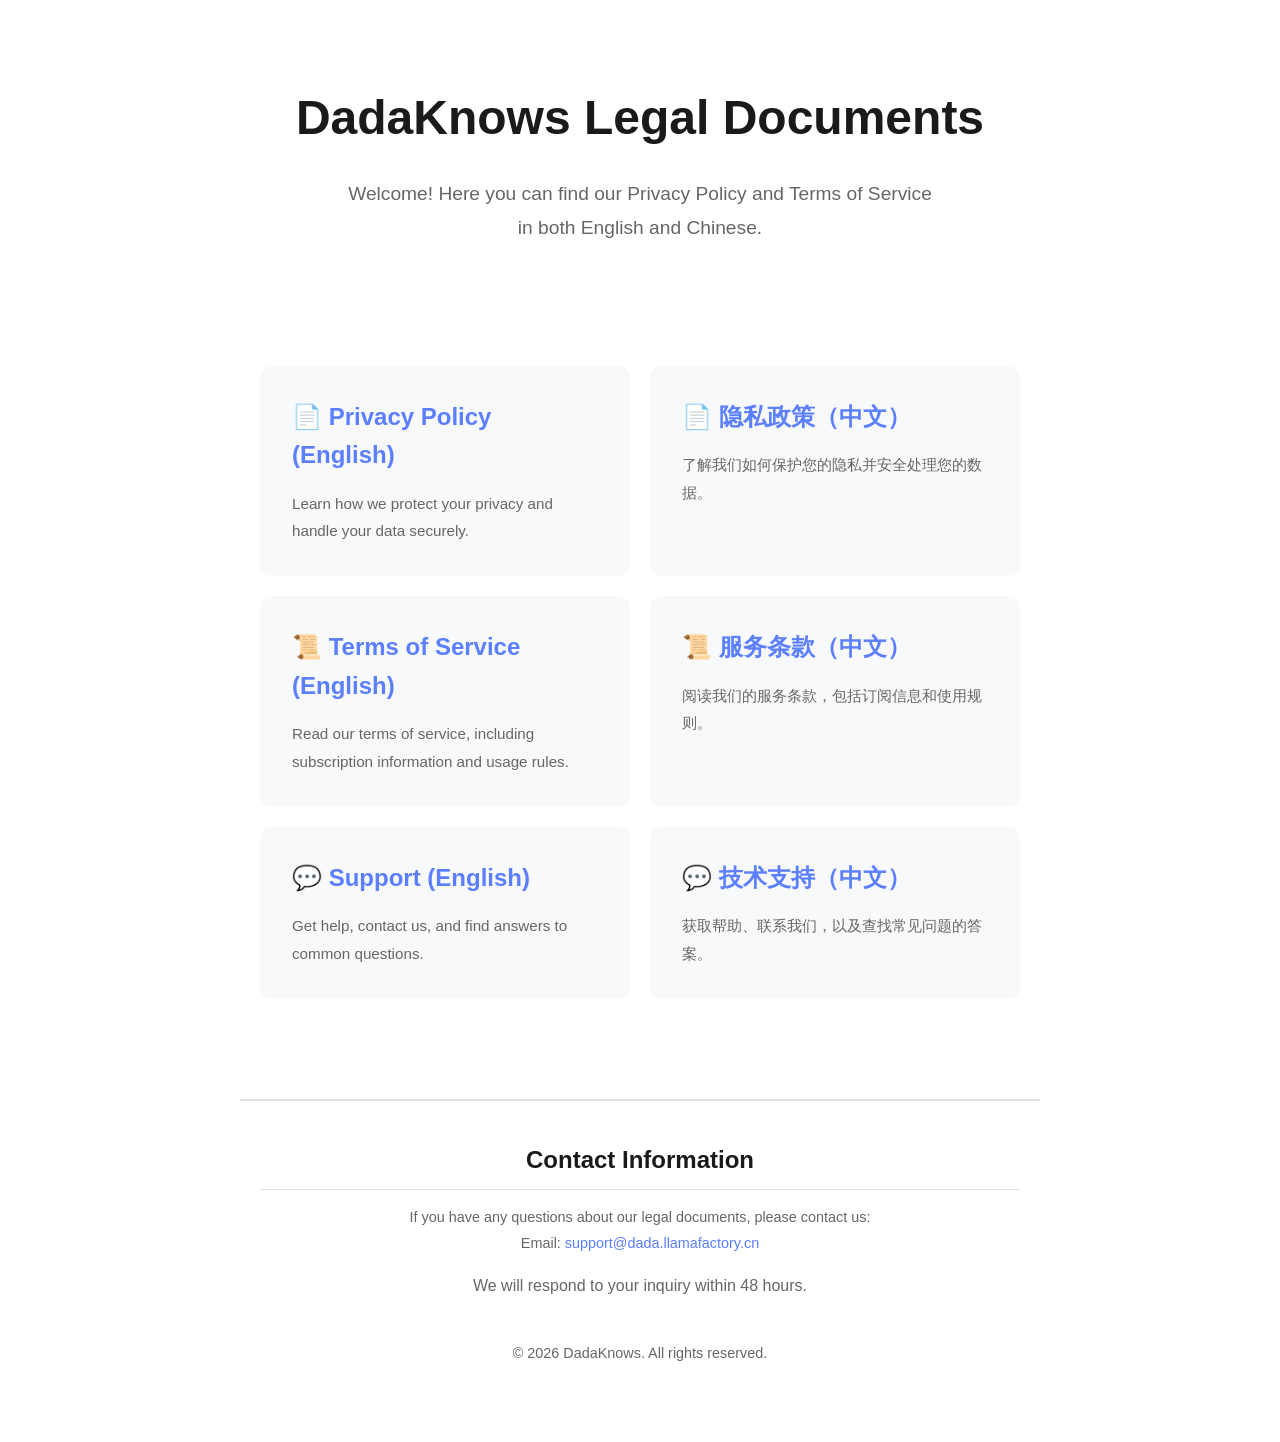
<file: legal-docs/index.html>
<!DOCTYPE html>
<html lang="en">
<head>
    <meta charset="UTF-8">
    <meta name="viewport" content="width=device-width, initial-scale=1.0">
    <title>Legal Documents - DadaKnows</title>
    <link rel="stylesheet" href="styles.css">
</head>
<body>
    <div class="container">
        <div class="home-hero">
            <h1>DadaKnows Legal Documents</h1>
            <p>Welcome! Here you can find our Privacy Policy and Terms of Service in both English and Chinese.</p>
        </div>

        <div class="links-container">
            <a href="privacy-en.html" class="link-card">
                <h2>📄 Privacy Policy (English)</h2>
                <p>Learn how we protect your privacy and handle your data securely.</p>
            </a>

            <a href="privacy-zh.html" class="link-card">
                <h2>📄 隐私政策（中文）</h2>
                <p>了解我们如何保护您的隐私并安全处理您的数据。</p>
            </a>

            <a href="terms-en.html" class="link-card">
                <h2>📜 Terms of Service (English)</h2>
                <p>Read our terms of service, including subscription information and usage rules.</p>
            </a>

            <a href="terms-zh.html" class="link-card">
                <h2>📜 服务条款（中文）</h2>
                <p>阅读我们的服务条款，包括订阅信息和使用规则。</p>
            </a>

            <a href="support.html" class="link-card">
                <h2>💬 Support (English)</h2>
                <p>Get help, contact us, and find answers to common questions.</p>
            </a>

            <a href="support-zh.html" class="link-card">
                <h2>💬 技术支持（中文）</h2>
                <p>获取帮助、联系我们，以及查找常见问题的答案。</p>
            </a>
        </div>

        <footer>
            <section>
                <h2>Contact Information</h2>
                <p class="contact-info">
                    If you have any questions about our legal documents, please contact us:<br>
                    Email: <a href="mailto:support@dada.llamafactory.cn">support@dada.llamafactory.cn</a>
                </p>
                <p>We will respond to your inquiry within 48 hours.</p>
            </section>
            <p class="contact-info" style="margin-top: 20px;">
                © 2026 DadaKnows. All rights reserved.
            </p>
        </footer>
    </div>
</body>
</html>
</file>
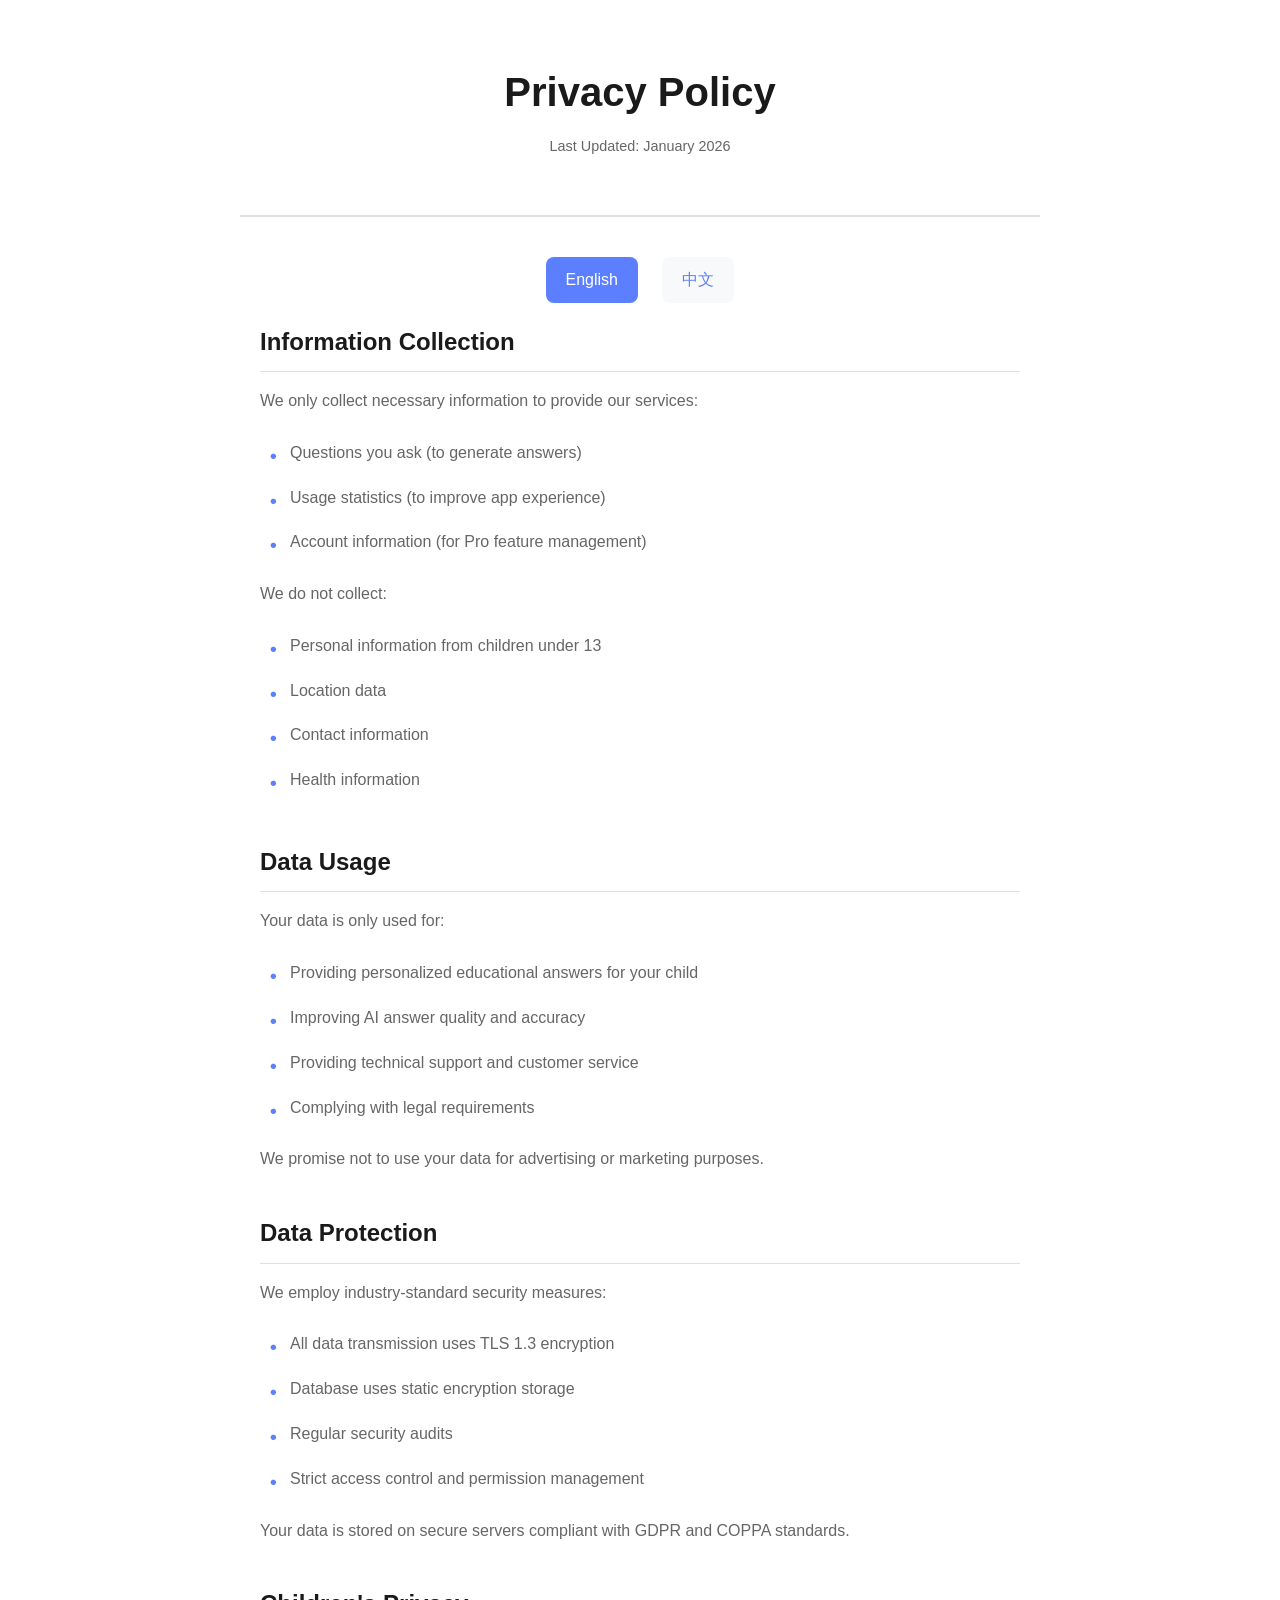
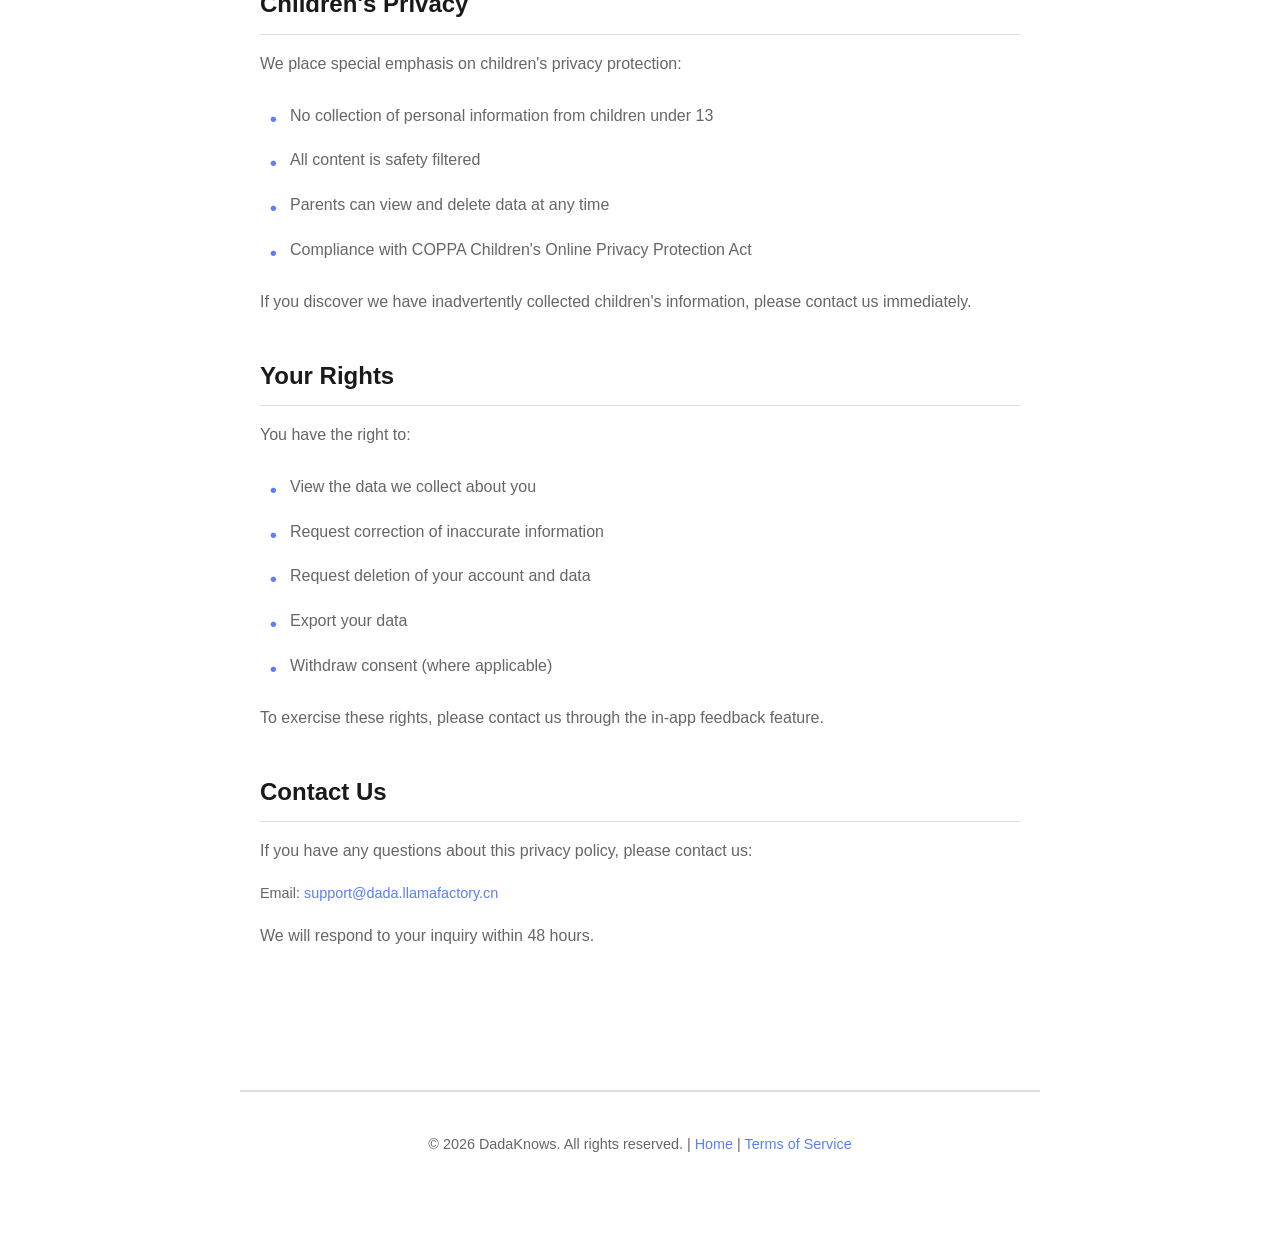
<file: legal-docs/privacy-en.html>
<!DOCTYPE html>
<html lang="en">
<head>
    <meta charset="UTF-8">
    <meta name="viewport" content="width=device-width, initial-scale=1.0">
    <title>Privacy Policy - DadaKnows</title>
    <link rel="stylesheet" href="styles.css">
</head>
<body>
    <div class="container">
        <header>
            <h1>Privacy Policy</h1>
            <p class="last-updated">Last Updated: January 2026</p>
        </header>

        <div class="language-switcher">
            <a href="privacy-en.html" class="active">English</a>
            <a href="privacy-zh.html">中文</a>
        </div>

        <div class="content">
            <section>
                <h2>Information Collection</h2>
                <p>We only collect necessary information to provide our services:</p>
                <ul>
                    <li>Questions you ask (to generate answers)</li>
                    <li>Usage statistics (to improve app experience)</li>
                    <li>Account information (for Pro feature management)</li>
                </ul>
                <p>We do not collect:</p>
                <ul>
                    <li>Personal information from children under 13</li>
                    <li>Location data</li>
                    <li>Contact information</li>
                    <li>Health information</li>
                </ul>
            </section>

            <section>
                <h2>Data Usage</h2>
                <p>Your data is only used for:</p>
                <ul>
                    <li>Providing personalized educational answers for your child</li>
                    <li>Improving AI answer quality and accuracy</li>
                    <li>Providing technical support and customer service</li>
                    <li>Complying with legal requirements</li>
                </ul>
                <p>We promise not to use your data for advertising or marketing purposes.</p>
            </section>

            <section>
                <h2>Data Protection</h2>
                <p>We employ industry-standard security measures:</p>
                <ul>
                    <li>All data transmission uses TLS 1.3 encryption</li>
                    <li>Database uses static encryption storage</li>
                    <li>Regular security audits</li>
                    <li>Strict access control and permission management</li>
                </ul>
                <p>Your data is stored on secure servers compliant with GDPR and COPPA standards.</p>
            </section>

            <section>
                <h2>Children's Privacy</h2>
                <p>We place special emphasis on children's privacy protection:</p>
                <ul>
                    <li>No collection of personal information from children under 13</li>
                    <li>All content is safety filtered</li>
                    <li>Parents can view and delete data at any time</li>
                    <li>Compliance with COPPA Children's Online Privacy Protection Act</li>
                </ul>
                <p>If you discover we have inadvertently collected children's information, please contact us immediately.</p>
            </section>

            <section>
                <h2>Your Rights</h2>
                <p>You have the right to:</p>
                <ul>
                    <li>View the data we collect about you</li>
                    <li>Request correction of inaccurate information</li>
                    <li>Request deletion of your account and data</li>
                    <li>Export your data</li>
                    <li>Withdraw consent (where applicable)</li>
                </ul>
                <p>To exercise these rights, please contact us through the in-app feedback feature.</p>
            </section>

            <section>
                <h2>Contact Us</h2>
                <p>If you have any questions about this privacy policy, please contact us:</p>
                <p class="contact-info">
                    Email: <a href="mailto:support@dada.llamafactory.cn">support@dada.llamafactory.cn</a>
                </p>
                <p>We will respond to your inquiry within 48 hours.</p>
            </section>
        </div>

        <footer>
            <p class="contact-info">
                © 2026 DadaKnows. All rights reserved. |
                <a href="index.html">Home</a> |
                <a href="terms-en.html">Terms of Service</a>
            </p>
        </footer>
    </div>
</body>
</html>
</file>
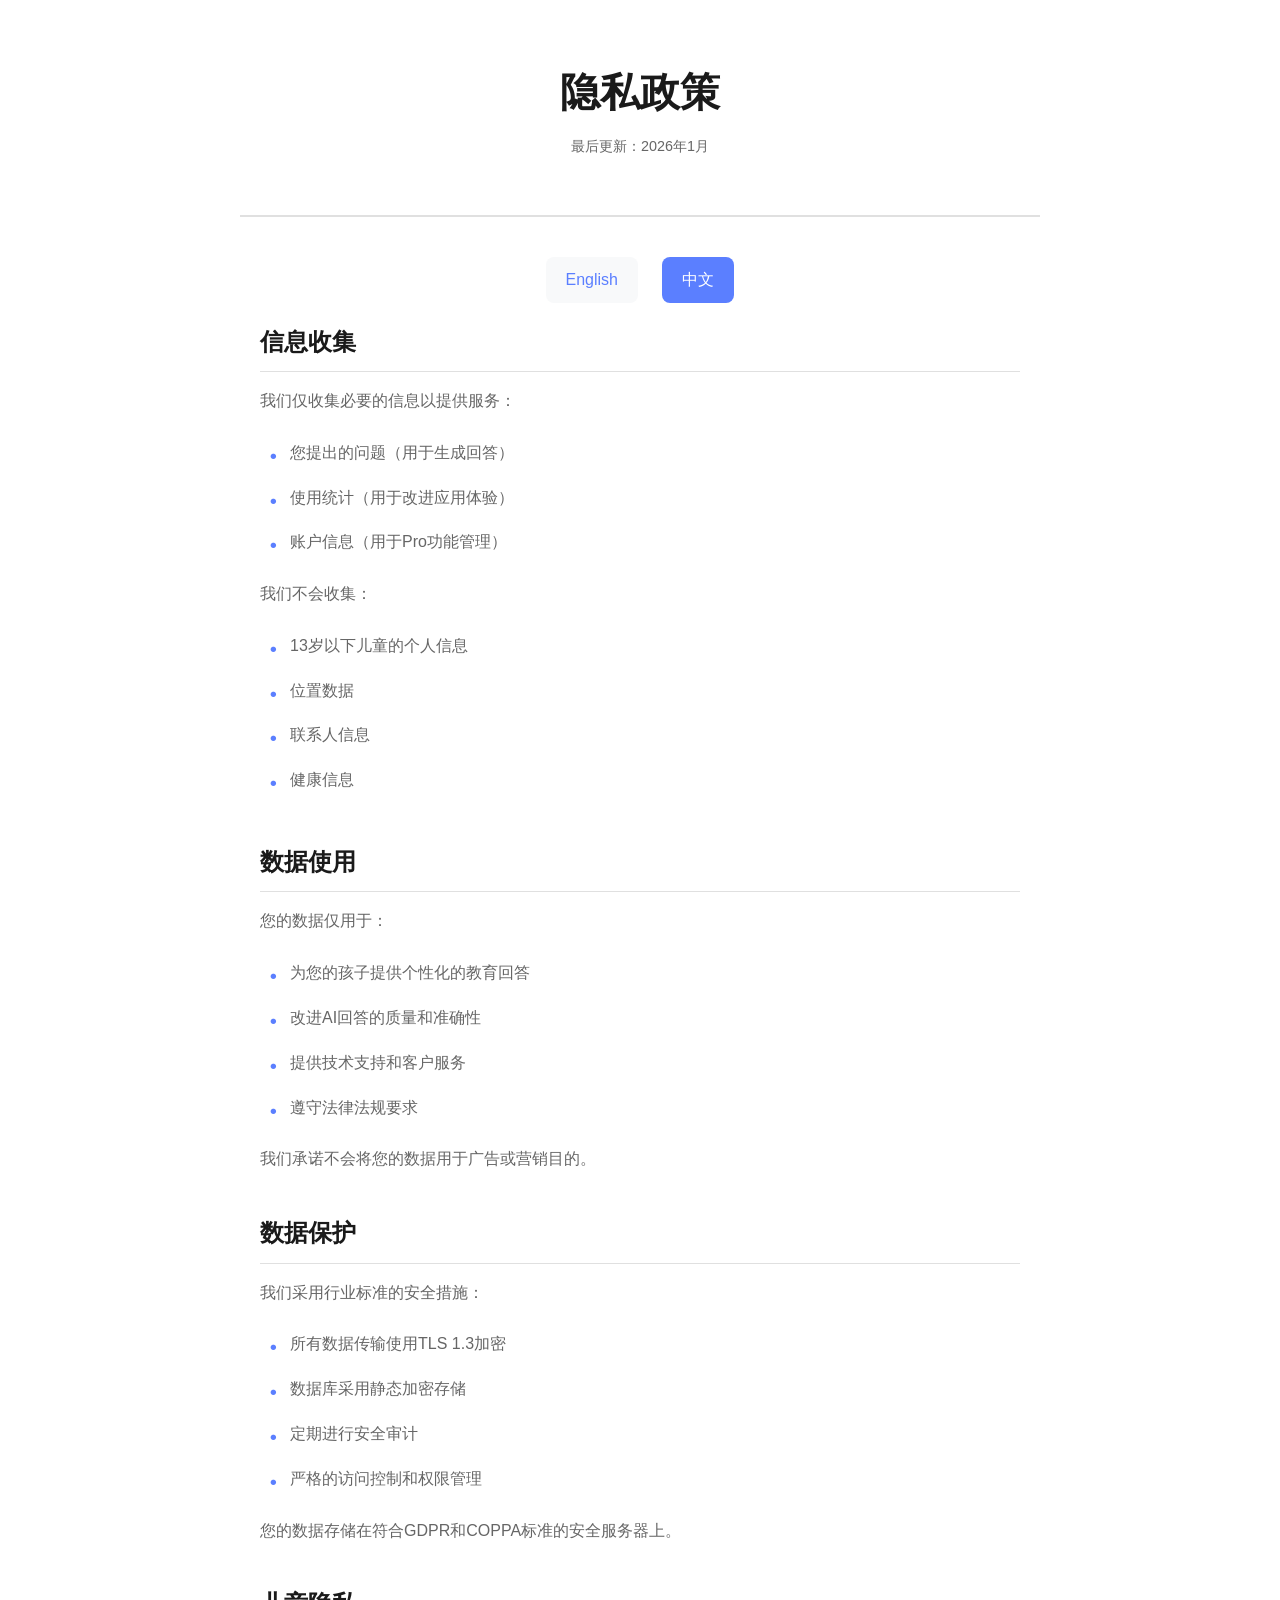
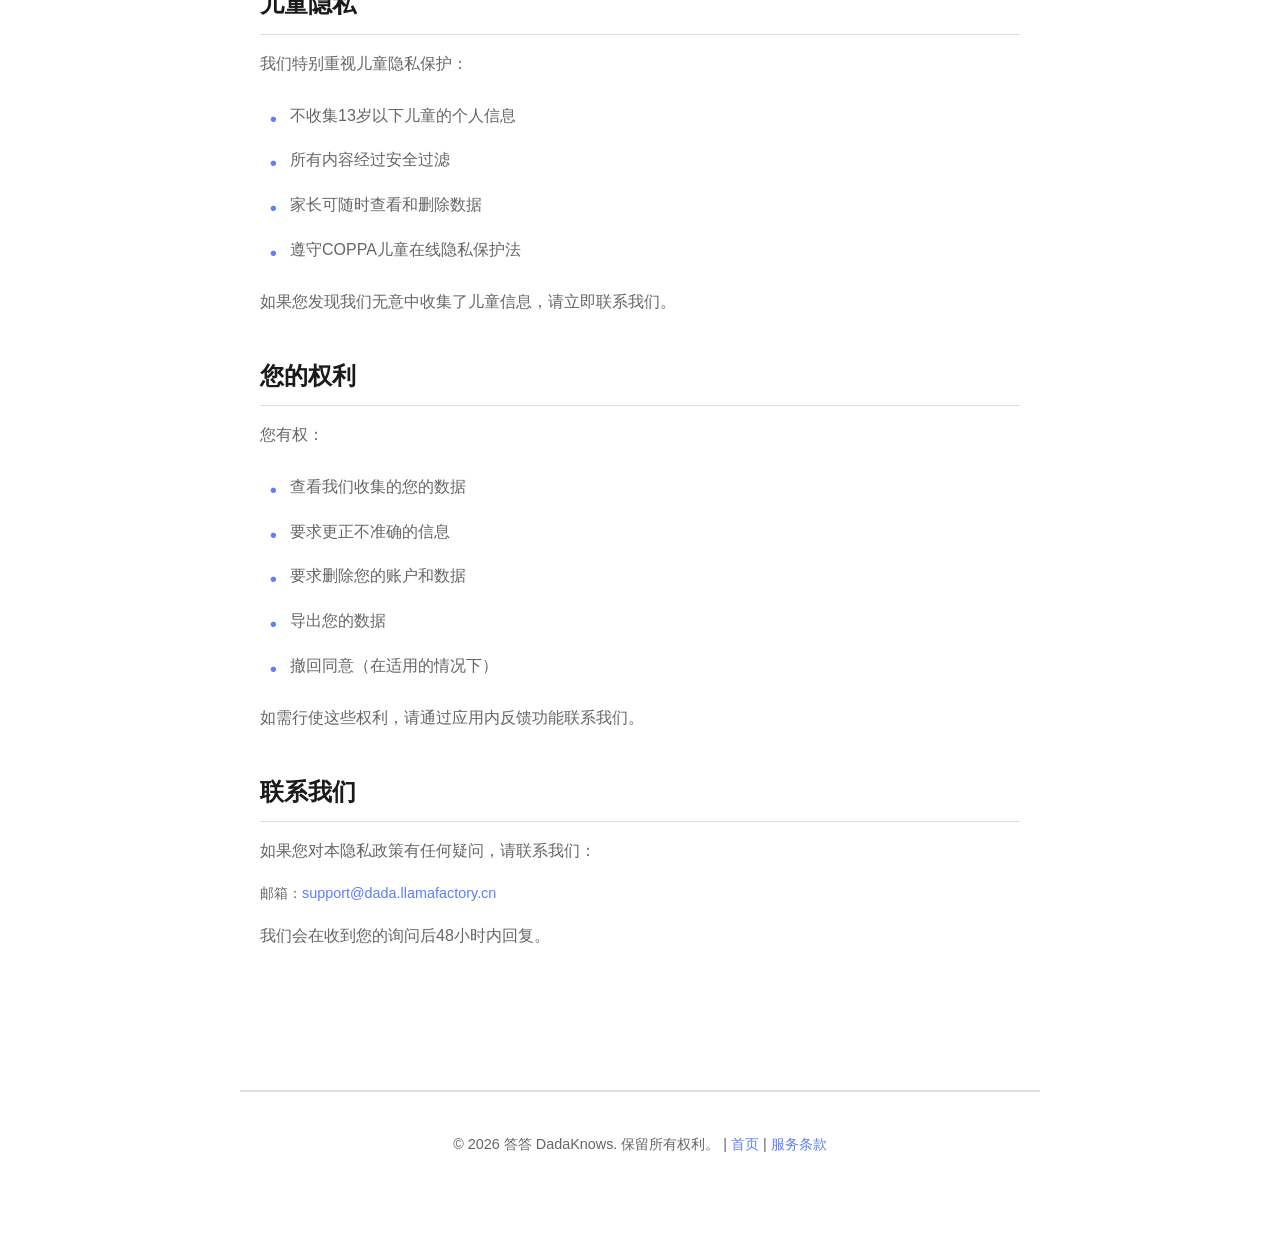
<file: legal-docs/privacy-zh.html>
<!DOCTYPE html>
<html lang="zh-CN">
<head>
    <meta charset="UTF-8">
    <meta name="viewport" content="width=device-width, initial-scale=1.0">
    <title>隐私政策 - 答答 DadaKnows</title>
    <link rel="stylesheet" href="styles.css">
</head>
<body>
    <div class="container">
        <header>
            <h1>隐私政策</h1>
            <p class="last-updated">最后更新：2026年1月</p>
        </header>

        <div class="language-switcher">
            <a href="privacy-en.html">English</a>
            <a href="privacy-zh.html" class="active">中文</a>
        </div>

        <div class="content">
            <section>
                <h2>信息收集</h2>
                <p>我们仅收集必要的信息以提供服务：</p>
                <ul>
                    <li>您提出的问题（用于生成回答）</li>
                    <li>使用统计（用于改进应用体验）</li>
                    <li>账户信息（用于Pro功能管理）</li>
                </ul>
                <p>我们不会收集：</p>
                <ul>
                    <li>13岁以下儿童的个人信息</li>
                    <li>位置数据</li>
                    <li>联系人信息</li>
                    <li>健康信息</li>
                </ul>
            </section>

            <section>
                <h2>数据使用</h2>
                <p>您的数据仅用于：</p>
                <ul>
                    <li>为您的孩子提供个性化的教育回答</li>
                    <li>改进AI回答的质量和准确性</li>
                    <li>提供技术支持和客户服务</li>
                    <li>遵守法律法规要求</li>
                </ul>
                <p>我们承诺不会将您的数据用于广告或营销目的。</p>
            </section>

            <section>
                <h2>数据保护</h2>
                <p>我们采用行业标准的安全措施：</p>
                <ul>
                    <li>所有数据传输使用TLS 1.3加密</li>
                    <li>数据库采用静态加密存储</li>
                    <li>定期进行安全审计</li>
                    <li>严格的访问控制和权限管理</li>
                </ul>
                <p>您的数据存储在符合GDPR和COPPA标准的安全服务器上。</p>
            </section>

            <section>
                <h2>儿童隐私</h2>
                <p>我们特别重视儿童隐私保护：</p>
                <ul>
                    <li>不收集13岁以下儿童的个人信息</li>
                    <li>所有内容经过安全过滤</li>
                    <li>家长可随时查看和删除数据</li>
                    <li>遵守COPPA儿童在线隐私保护法</li>
                </ul>
                <p>如果您发现我们无意中收集了儿童信息，请立即联系我们。</p>
            </section>

            <section>
                <h2>您的权利</h2>
                <p>您有权：</p>
                <ul>
                    <li>查看我们收集的您的数据</li>
                    <li>要求更正不准确的信息</li>
                    <li>要求删除您的账户和数据</li>
                    <li>导出您的数据</li>
                    <li>撤回同意（在适用的情况下）</li>
                </ul>
                <p>如需行使这些权利，请通过应用内反馈功能联系我们。</p>
            </section>

            <section>
                <h2>联系我们</h2>
                <p>如果您对本隐私政策有任何疑问，请联系我们：</p>
                <p class="contact-info">
                    邮箱：<a href="mailto:support@dada.llamafactory.cn">support@dada.llamafactory.cn</a>
                </p>
                <p>我们会在收到您的询问后48小时内回复。</p>
            </section>
        </div>

        <footer>
            <p class="contact-info">
                © 2026 答答 DadaKnows. 保留所有权利。 |
                <a href="index.html">首页</a> |
                <a href="terms-zh.html">服务条款</a>
            </p>
        </footer>
    </div>
</body>
</html>
</file>
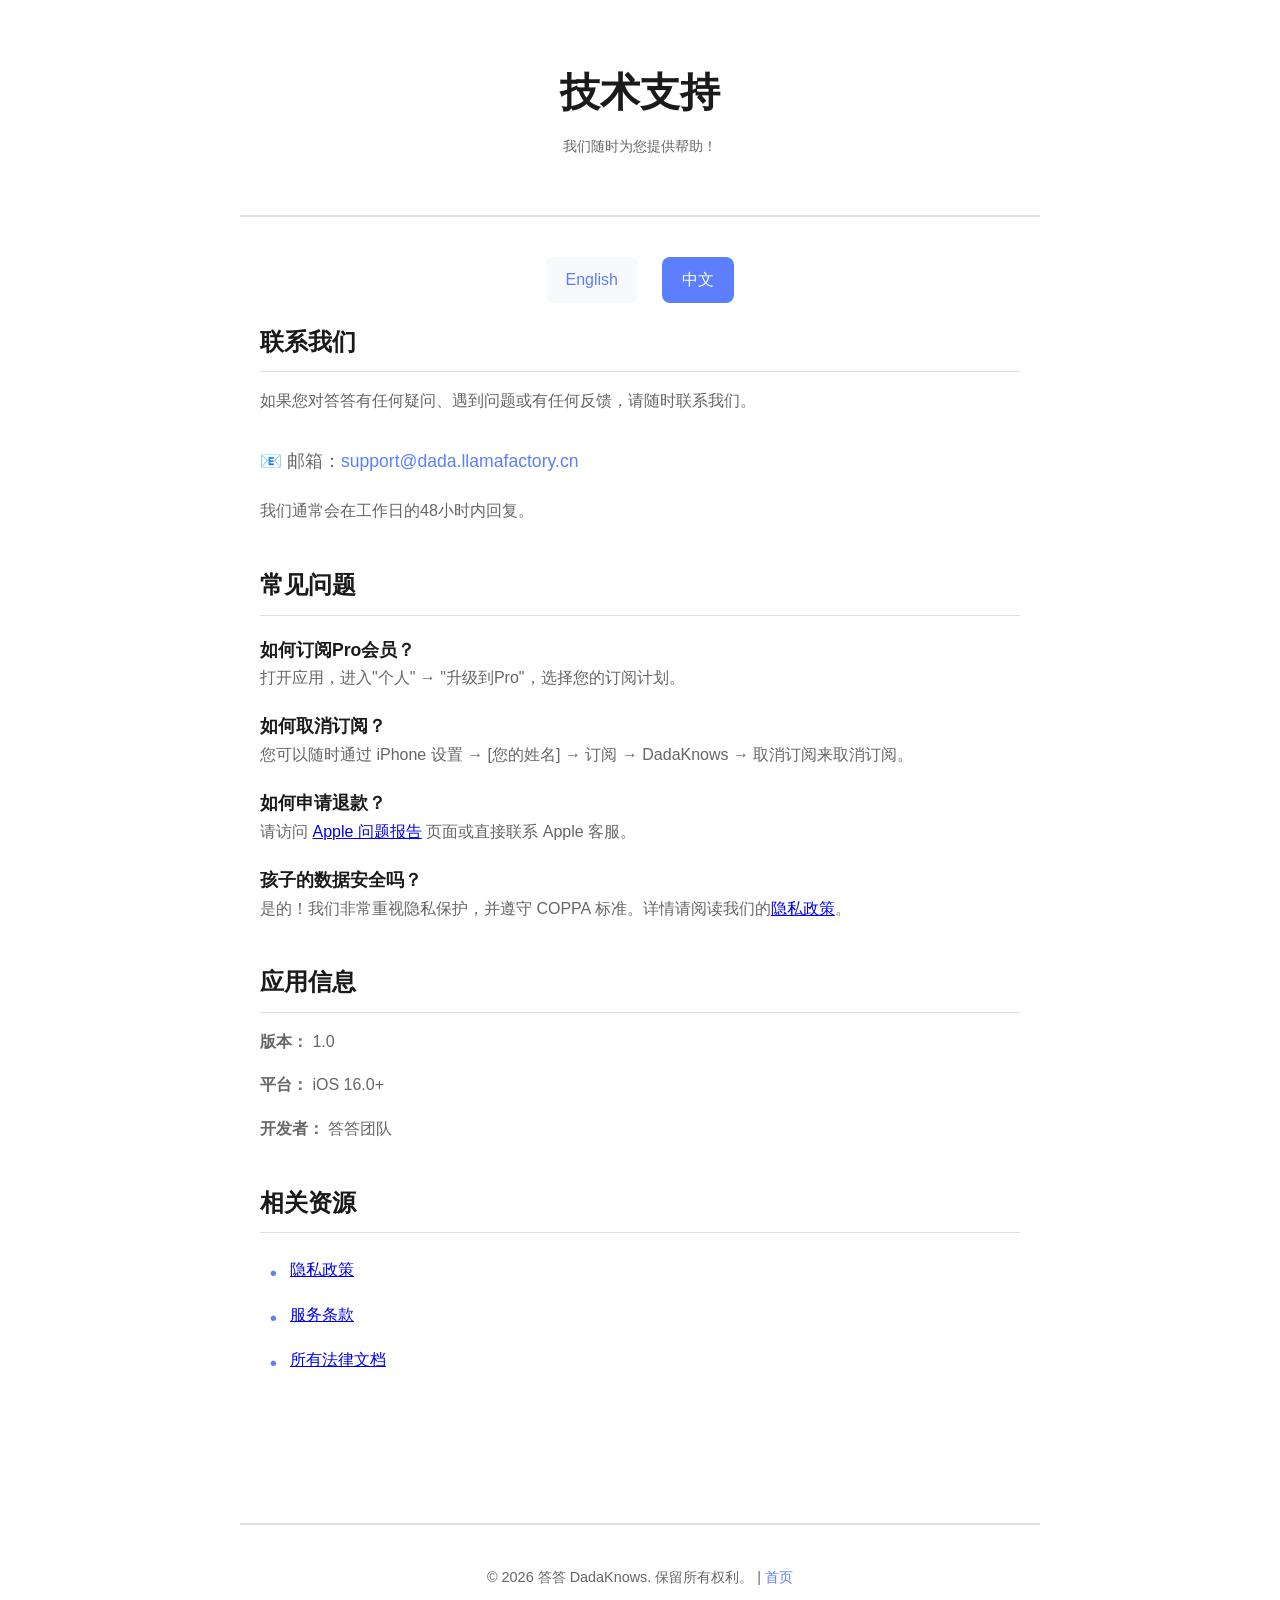
<file: legal-docs/support-zh.html>
<!DOCTYPE html>
<html lang="zh-CN">
<head>
    <meta charset="UTF-8">
    <meta name="viewport" content="width=device-width, initial-scale=1.0">
    <title>技术支持 - 答答 DadaKnows</title>
    <link rel="stylesheet" href="styles.css">
</head>
<body>
    <div class="container">
        <header>
            <h1>技术支持</h1>
            <p class="last-updated">我们随时为您提供帮助！</p>
        </header>

        <div class="language-switcher">
            <a href="support.html">English</a>
            <a href="support-zh.html" class="active">中文</a>
        </div>

        <div class="content">
            <section>
                <h2>联系我们</h2>
                <p>如果您对答答有任何疑问、遇到问题或有任何反馈，请随时联系我们。</p>
                
                <p class="contact-info" style="margin-top: 30px; font-size: 1.1rem;">
                    📧 邮箱：<a href="mailto:support@dada.llamafactory.cn">support@dada.llamafactory.cn</a>
                </p>
                
                <p style="margin-top: 20px;">我们通常会在工作日的48小时内回复。</p>
            </section>

            <section>
                <h2>常见问题</h2>
                
                <h3 style="margin-top: 20px; font-size: 1.1rem; color: var(--text-primary);">如何订阅Pro会员？</h3>
                <p>打开应用，进入"个人" → "升级到Pro"，选择您的订阅计划。</p>
                
                <h3 style="margin-top: 20px; font-size: 1.1rem; color: var(--text-primary);">如何取消订阅？</h3>
                <p>您可以随时通过 iPhone 设置 → [您的姓名] → 订阅 → DadaKnows → 取消订阅来取消订阅。</p>
                
                <h3 style="margin-top: 20px; font-size: 1.1rem; color: var(--text-primary);">如何申请退款？</h3>
                <p>请访问 <a href="https://reportaproblem.apple.com/" target="_blank">Apple 问题报告</a> 页面或直接联系 Apple 客服。</p>
                
                <h3 style="margin-top: 20px; font-size: 1.1rem; color: var(--text-primary);">孩子的数据安全吗？</h3>
                <p>是的！我们非常重视隐私保护，并遵守 COPPA 标准。详情请阅读我们的<a href="privacy-zh.html">隐私政策</a>。</p>
            </section>

            <section>
                <h2>应用信息</h2>
                <p><strong>版本：</strong> 1.0</p>
                <p><strong>平台：</strong> iOS 16.0+</p>
                <p><strong>开发者：</strong> 答答团队</p>
            </section>

            <section>
                <h2>相关资源</h2>
                <ul>
                    <li><a href="privacy-zh.html">隐私政策</a></li>
                    <li><a href="terms-zh.html">服务条款</a></li>
                    <li><a href="index.html">所有法律文档</a></li>
                </ul>
            </section>
        </div>

        <footer>
            <p class="contact-info">
                © 2026 答答 DadaKnows. 保留所有权利。 |
                <a href="index.html">首页</a>
            </p>
        </footer>
    </div>
</body>
</html>
</file>
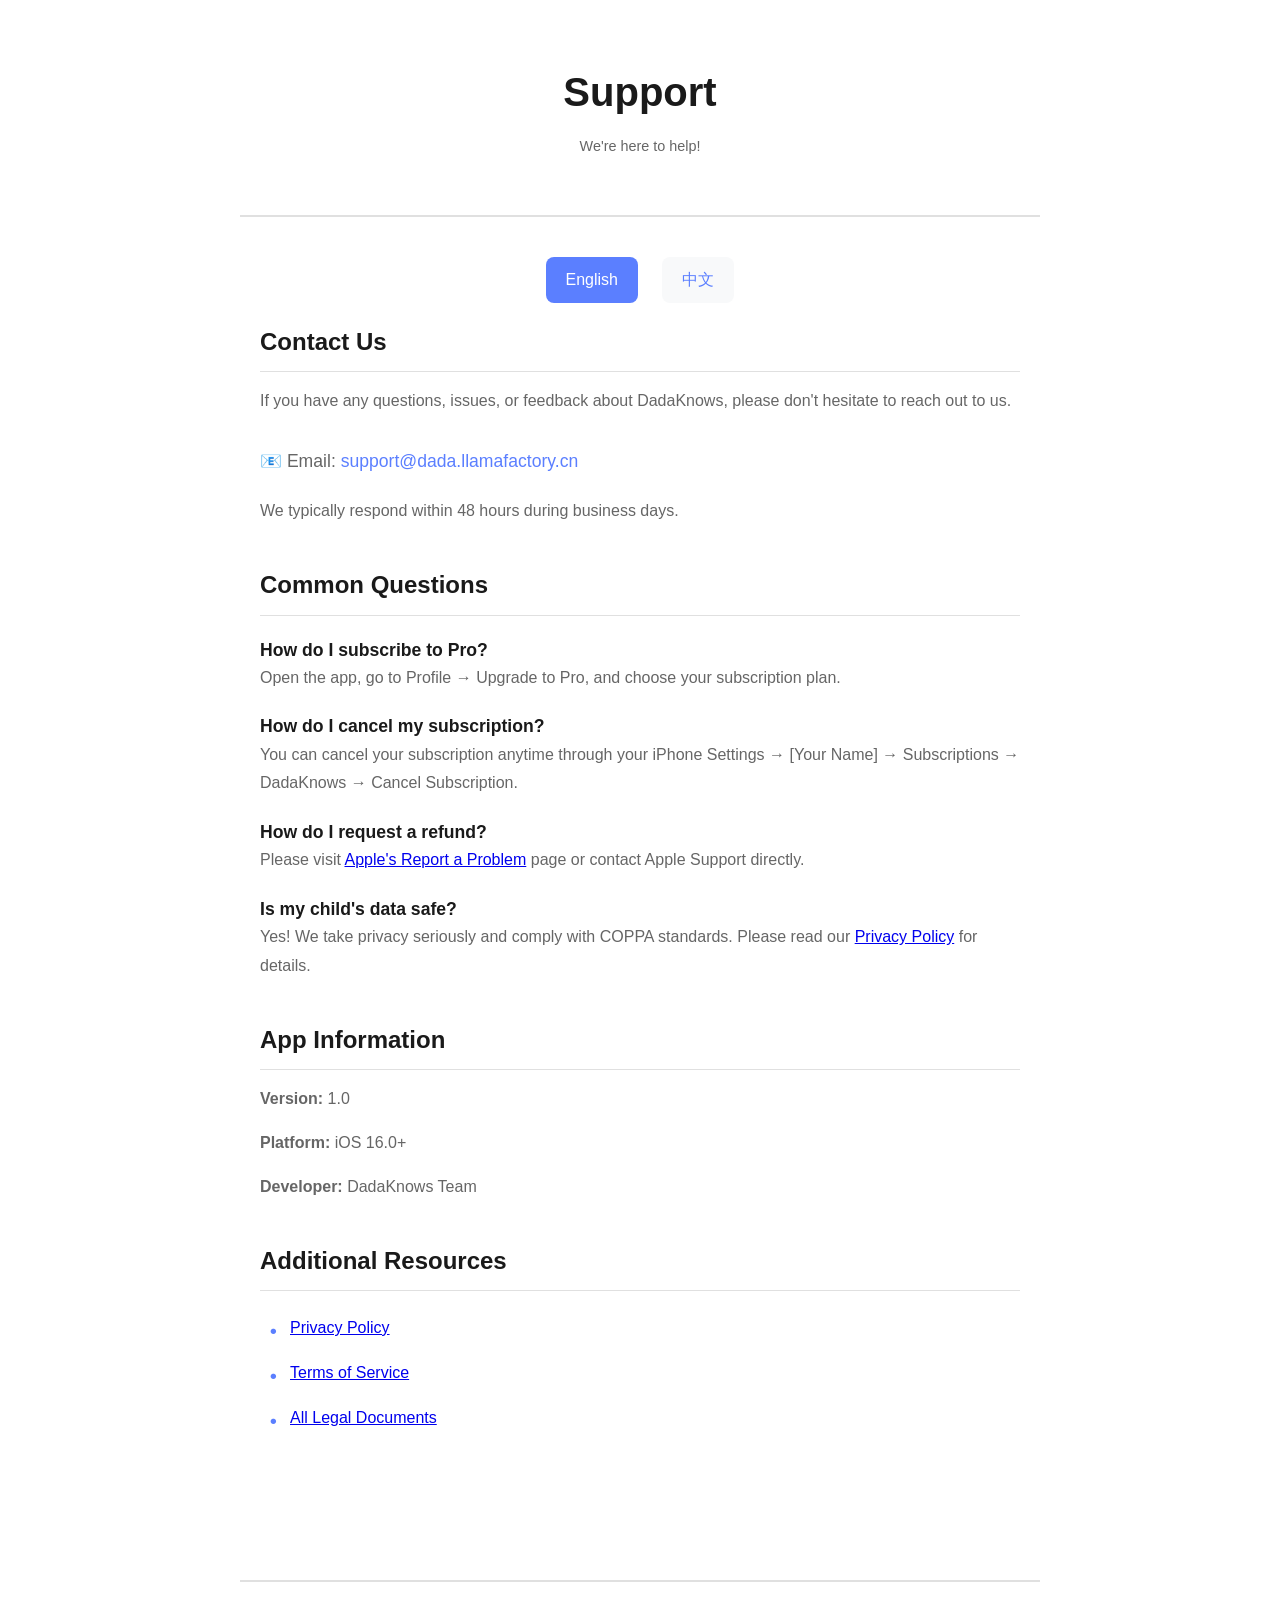
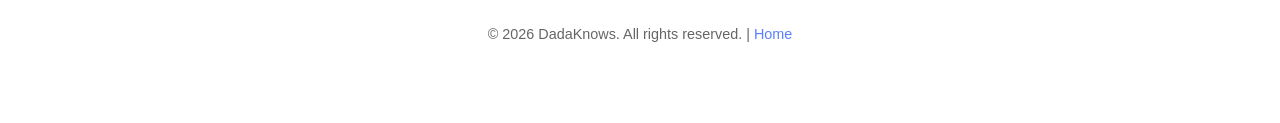
<file: legal-docs/support.html>
<!DOCTYPE html>
<html lang="en">
<head>
    <meta charset="UTF-8">
    <meta name="viewport" content="width=device-width, initial-scale=1.0">
    <title>Support - DadaKnows</title>
    <link rel="stylesheet" href="styles.css">
</head>
<body>
    <div class="container">
        <header>
            <h1>Support</h1>
            <p class="last-updated">We're here to help!</p>
        </header>

        <div class="language-switcher">
            <a href="support.html" class="active">English</a>
            <a href="support-zh.html">中文</a>
        </div>

        <div class="content">
            <section>
                <h2>Contact Us</h2>
                <p>If you have any questions, issues, or feedback about DadaKnows, please don't hesitate to reach out to us.</p>
                
                <p class="contact-info" style="margin-top: 30px; font-size: 1.1rem;">
                    📧 Email: <a href="mailto:support@dada.llamafactory.cn">support@dada.llamafactory.cn</a>
                </p>
                
                <p style="margin-top: 20px;">We typically respond within 48 hours during business days.</p>
            </section>

            <section>
                <h2>Common Questions</h2>
                
                <h3 style="margin-top: 20px; font-size: 1.1rem; color: var(--text-primary);">How do I subscribe to Pro?</h3>
                <p>Open the app, go to Profile → Upgrade to Pro, and choose your subscription plan.</p>
                
                <h3 style="margin-top: 20px; font-size: 1.1rem; color: var(--text-primary);">How do I cancel my subscription?</h3>
                <p>You can cancel your subscription anytime through your iPhone Settings → [Your Name] → Subscriptions → DadaKnows → Cancel Subscription.</p>
                
                <h3 style="margin-top: 20px; font-size: 1.1rem; color: var(--text-primary);">How do I request a refund?</h3>
                <p>Please visit <a href="https://reportaproblem.apple.com/" target="_blank">Apple's Report a Problem</a> page or contact Apple Support directly.</p>
                
                <h3 style="margin-top: 20px; font-size: 1.1rem; color: var(--text-primary);">Is my child's data safe?</h3>
                <p>Yes! We take privacy seriously and comply with COPPA standards. Please read our <a href="privacy-en.html">Privacy Policy</a> for details.</p>
            </section>

            <section>
                <h2>App Information</h2>
                <p><strong>Version:</strong> 1.0</p>
                <p><strong>Platform:</strong> iOS 16.0+</p>
                <p><strong>Developer:</strong> DadaKnows Team</p>
            </section>

            <section>
                <h2>Additional Resources</h2>
                <ul>
                    <li><a href="privacy-en.html">Privacy Policy</a></li>
                    <li><a href="terms-en.html">Terms of Service</a></li>
                    <li><a href="index.html">All Legal Documents</a></li>
                </ul>
            </section>
        </div>

        <footer>
            <p class="contact-info">
                © 2026 DadaKnows. All rights reserved. |
                <a href="index.html">Home</a>
            </p>
        </footer>
    </div>
</body>
</html>
</file>
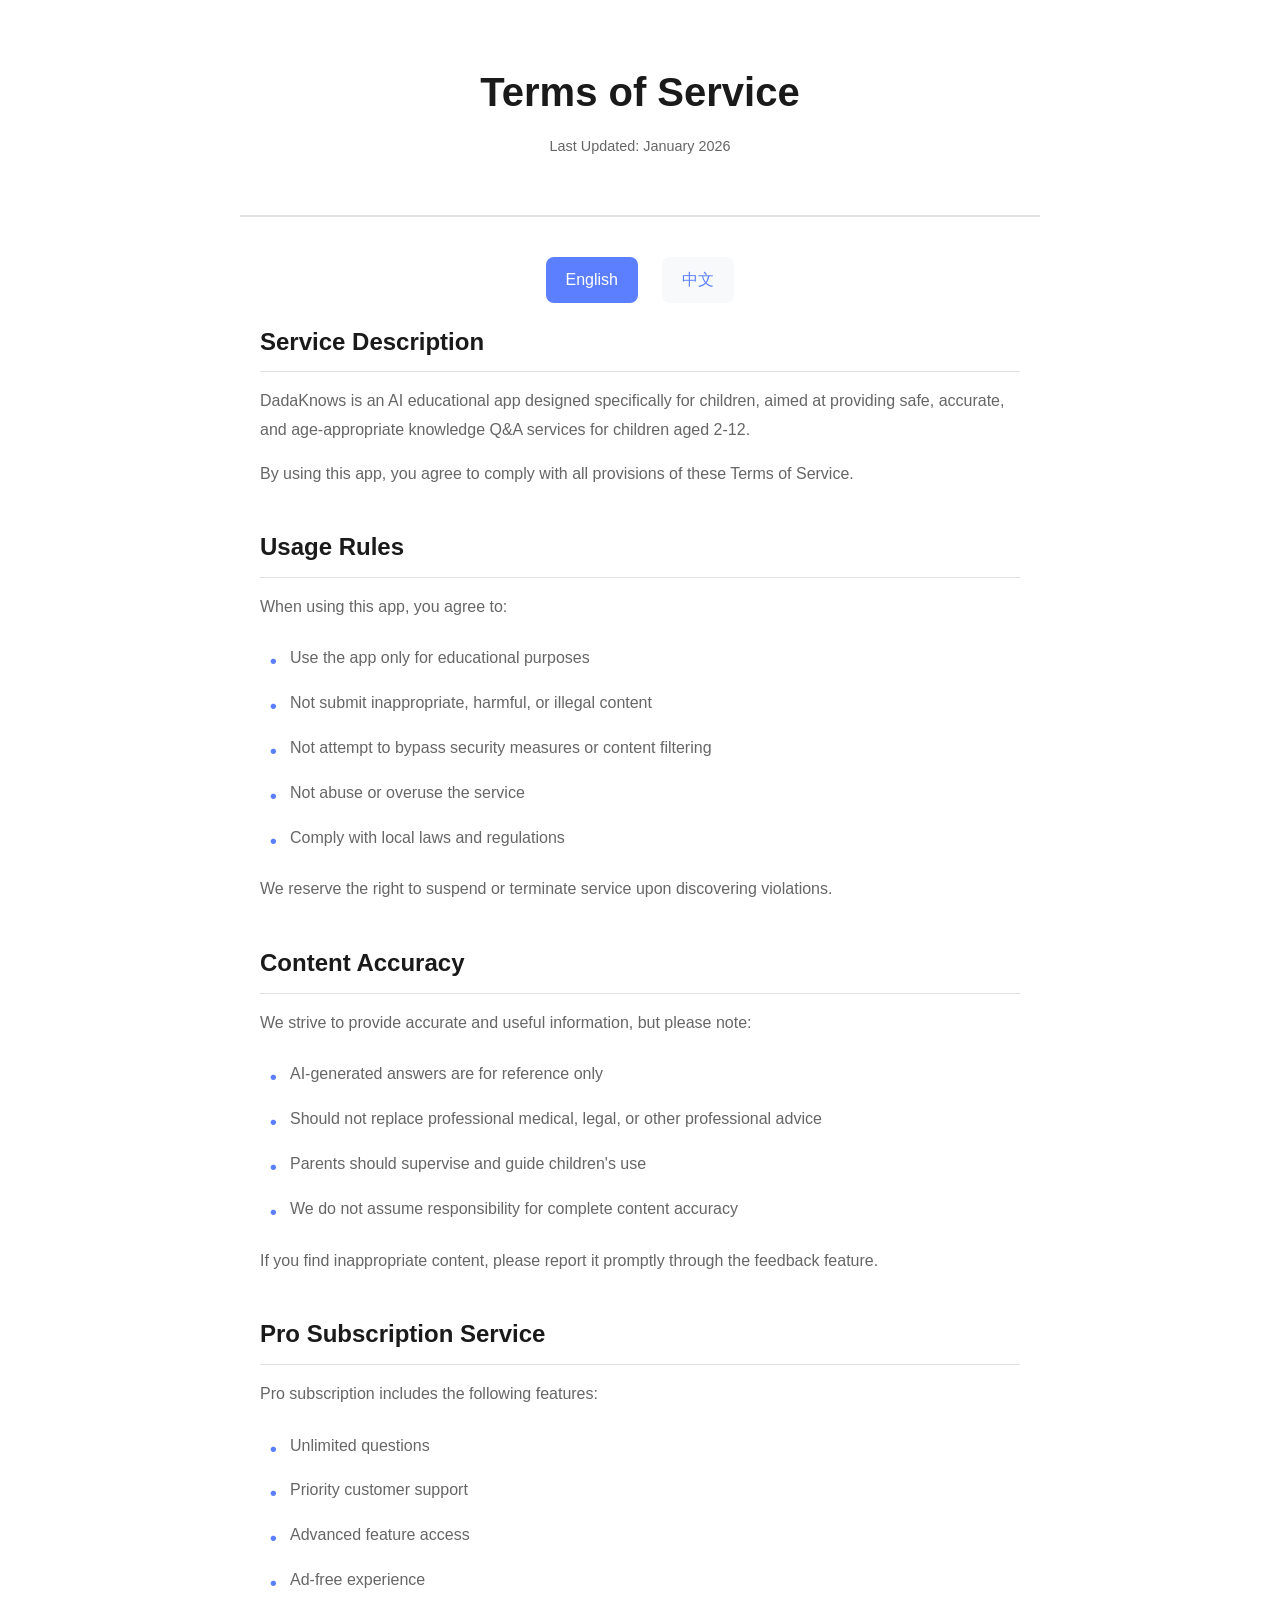
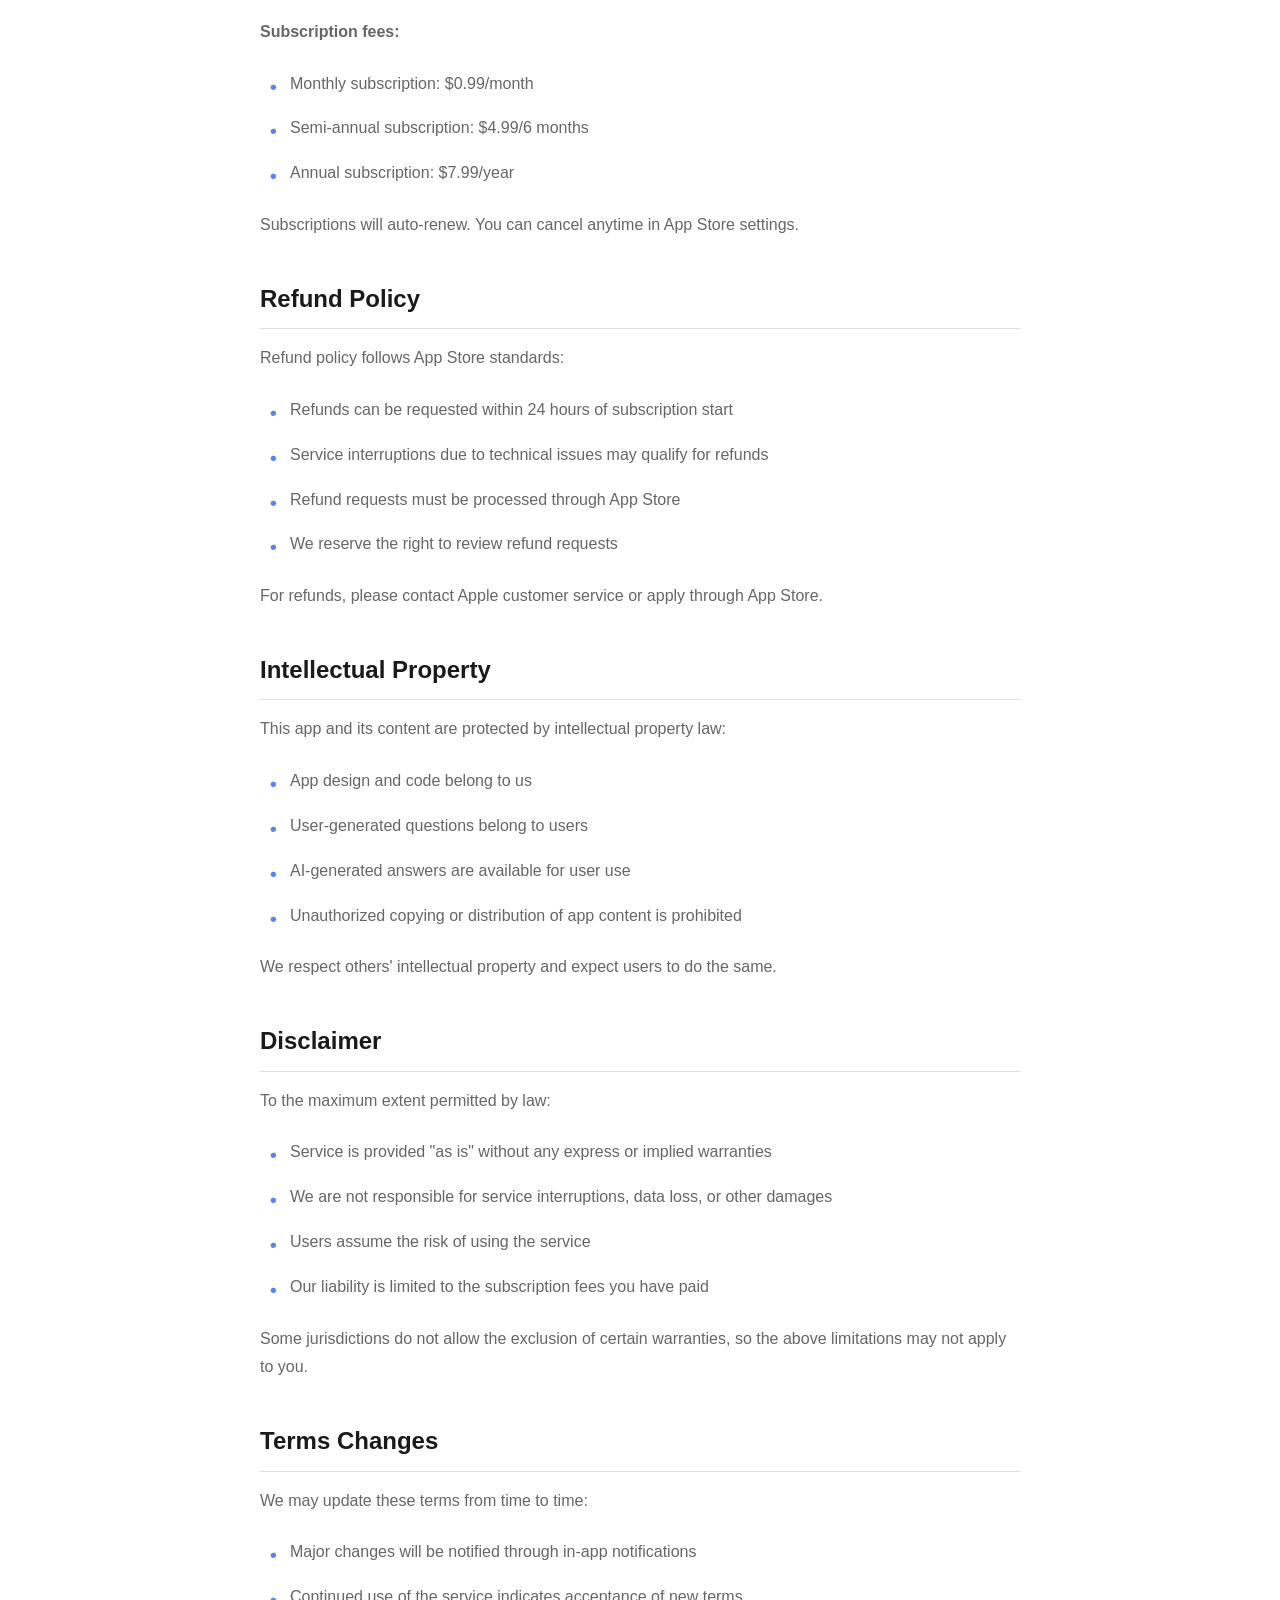
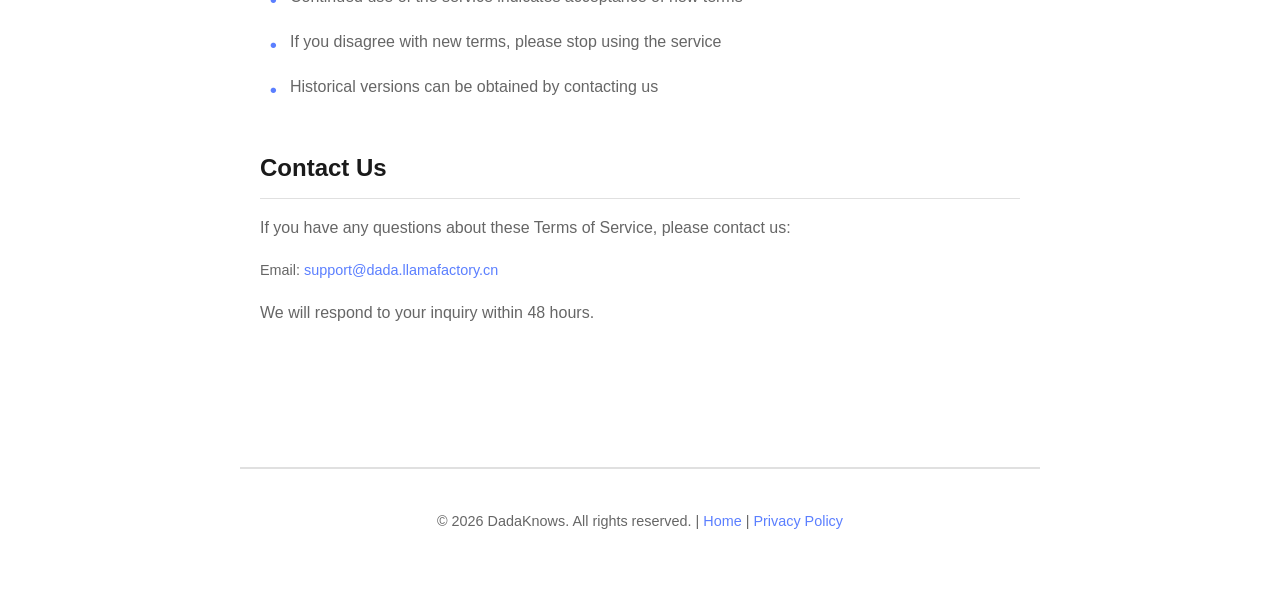
<file: legal-docs/terms-en.html>
<!DOCTYPE html>
<html lang="en">
<head>
    <meta charset="UTF-8">
    <meta name="viewport" content="width=device-width, initial-scale=1.0">
    <title>Terms of Service - DadaKnows</title>
    <link rel="stylesheet" href="styles.css">
</head>
<body>
    <div class="container">
        <header>
            <h1>Terms of Service</h1>
            <p class="last-updated">Last Updated: January 2026</p>
        </header>

        <div class="language-switcher">
            <a href="terms-en.html" class="active">English</a>
            <a href="terms-zh.html">中文</a>
        </div>

        <div class="content">
            <section>
                <h2>Service Description</h2>
                <p>DadaKnows is an AI educational app designed specifically for children, aimed at providing safe, accurate, and age-appropriate knowledge Q&A services for children aged 2-12.</p>
                <p>By using this app, you agree to comply with all provisions of these Terms of Service.</p>
            </section>

            <section>
                <h2>Usage Rules</h2>
                <p>When using this app, you agree to:</p>
                <ul>
                    <li>Use the app only for educational purposes</li>
                    <li>Not submit inappropriate, harmful, or illegal content</li>
                    <li>Not attempt to bypass security measures or content filtering</li>
                    <li>Not abuse or overuse the service</li>
                    <li>Comply with local laws and regulations</li>
                </ul>
                <p>We reserve the right to suspend or terminate service upon discovering violations.</p>
            </section>

            <section>
                <h2>Content Accuracy</h2>
                <p>We strive to provide accurate and useful information, but please note:</p>
                <ul>
                    <li>AI-generated answers are for reference only</li>
                    <li>Should not replace professional medical, legal, or other professional advice</li>
                    <li>Parents should supervise and guide children's use</li>
                    <li>We do not assume responsibility for complete content accuracy</li>
                </ul>
                <p>If you find inappropriate content, please report it promptly through the feedback feature.</p>
            </section>

            <section>
                <h2>Pro Subscription Service</h2>
                <p>Pro subscription includes the following features:</p>
                <ul>
                    <li>Unlimited questions</li>
                    <li>Priority customer support</li>
                    <li>Advanced feature access</li>
                    <li>Ad-free experience</li>
                </ul>
                <p><strong>Subscription fees:</strong></p>
                <ul>
                    <li>Monthly subscription: $0.99/month</li>
                    <li>Semi-annual subscription: $4.99/6 months</li>
                    <li>Annual subscription: $7.99/year</li>
                </ul>
                <p>Subscriptions will auto-renew. You can cancel anytime in App Store settings.</p>
            </section>

            <section>
                <h2>Refund Policy</h2>
                <p>Refund policy follows App Store standards:</p>
                <ul>
                    <li>Refunds can be requested within 24 hours of subscription start</li>
                    <li>Service interruptions due to technical issues may qualify for refunds</li>
                    <li>Refund requests must be processed through App Store</li>
                    <li>We reserve the right to review refund requests</li>
                </ul>
                <p>For refunds, please contact Apple customer service or apply through App Store.</p>
            </section>

            <section>
                <h2>Intellectual Property</h2>
                <p>This app and its content are protected by intellectual property law:</p>
                <ul>
                    <li>App design and code belong to us</li>
                    <li>User-generated questions belong to users</li>
                    <li>AI-generated answers are available for user use</li>
                    <li>Unauthorized copying or distribution of app content is prohibited</li>
                </ul>
                <p>We respect others' intellectual property and expect users to do the same.</p>
            </section>

            <section>
                <h2>Disclaimer</h2>
                <p>To the maximum extent permitted by law:</p>
                <ul>
                    <li>Service is provided "as is" without any express or implied warranties</li>
                    <li>We are not responsible for service interruptions, data loss, or other damages</li>
                    <li>Users assume the risk of using the service</li>
                    <li>Our liability is limited to the subscription fees you have paid</li>
                </ul>
                <p>Some jurisdictions do not allow the exclusion of certain warranties, so the above limitations may not apply to you.</p>
            </section>

            <section>
                <h2>Terms Changes</h2>
                <p>We may update these terms from time to time:</p>
                <ul>
                    <li>Major changes will be notified through in-app notifications</li>
                    <li>Continued use of the service indicates acceptance of new terms</li>
                    <li>If you disagree with new terms, please stop using the service</li>
                    <li>Historical versions can be obtained by contacting us</li>
                </ul>
            </section>

            <section>
                <h2>Contact Us</h2>
                <p>If you have any questions about these Terms of Service, please contact us:</p>
                <p class="contact-info">
                    Email: <a href="mailto:support@dada.llamafactory.cn">support@dada.llamafactory.cn</a>
                </p>
                <p>We will respond to your inquiry within 48 hours.</p>
            </section>
        </div>

        <footer>
            <p class="contact-info">
                © 2026 DadaKnows. All rights reserved. |
                <a href="index.html">Home</a> |
                <a href="privacy-en.html">Privacy Policy</a>
            </p>
        </footer>
    </div>
</body>
</html>
</file>
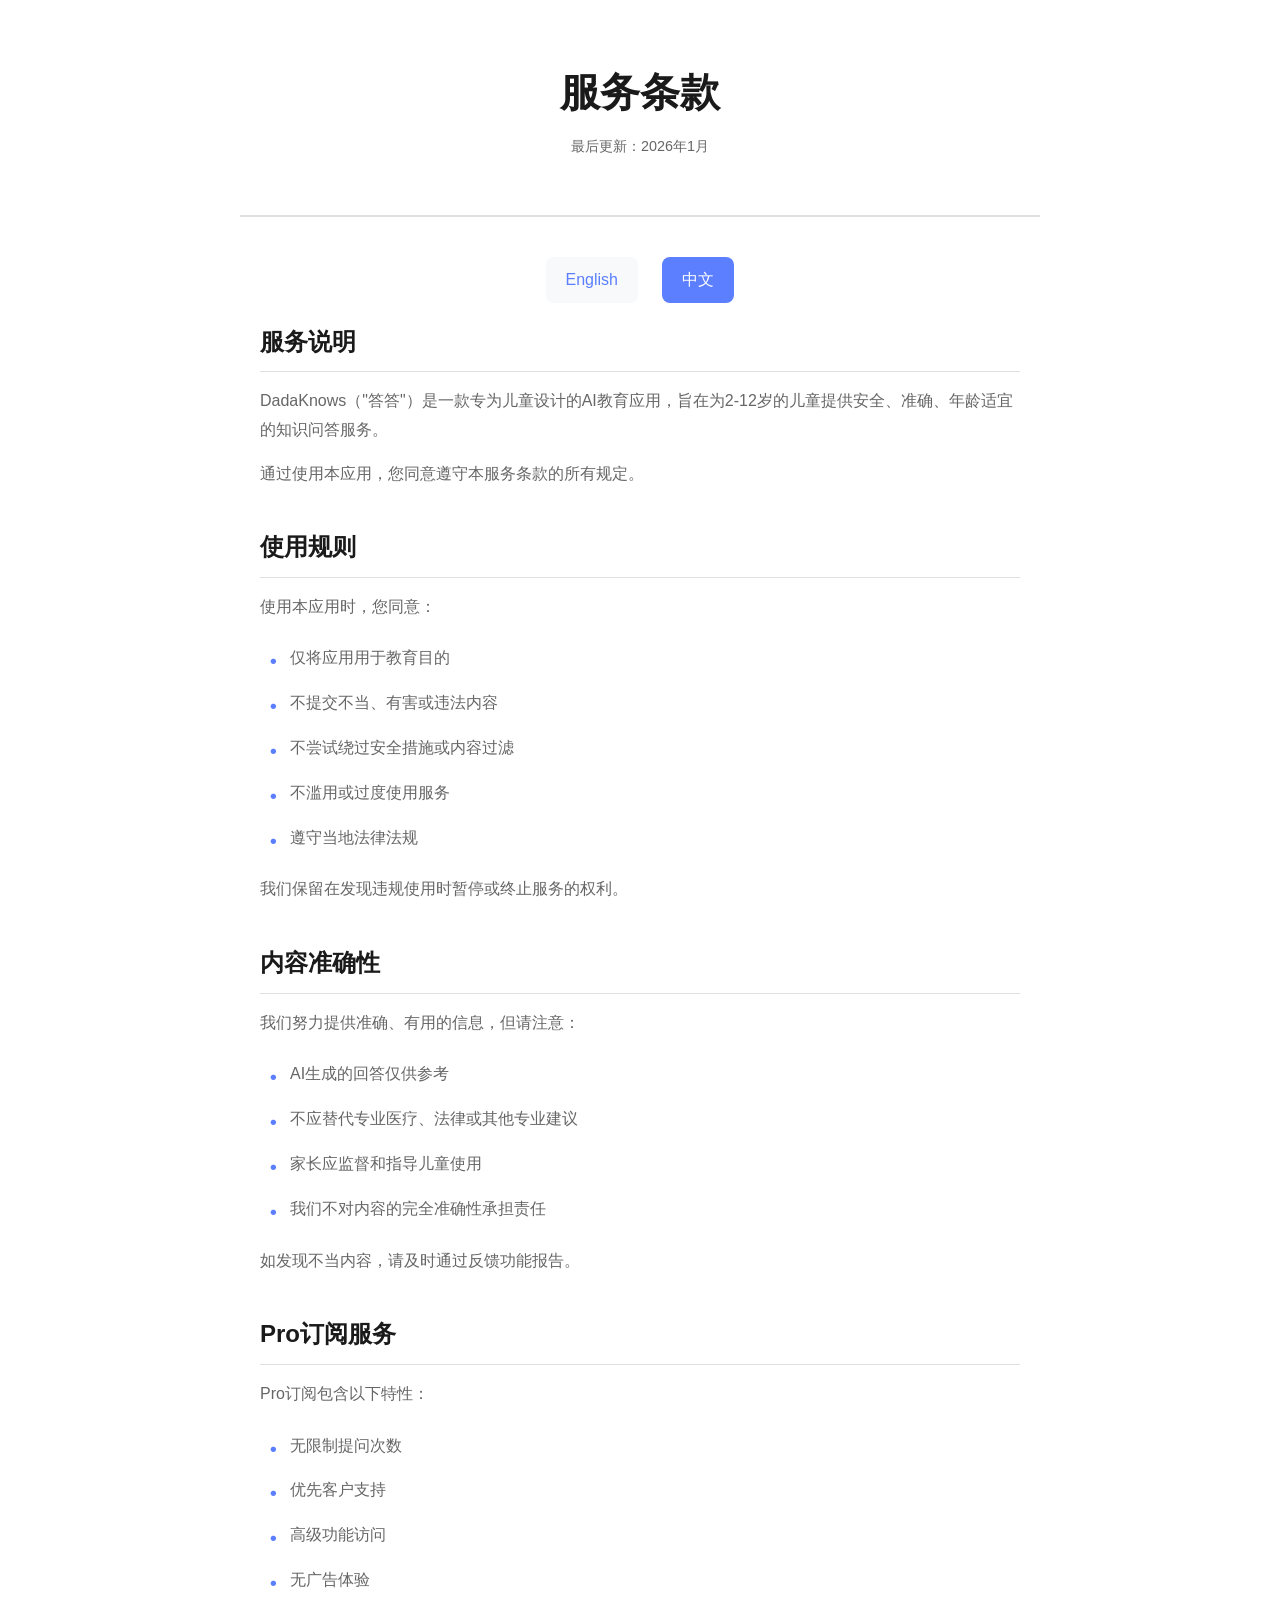
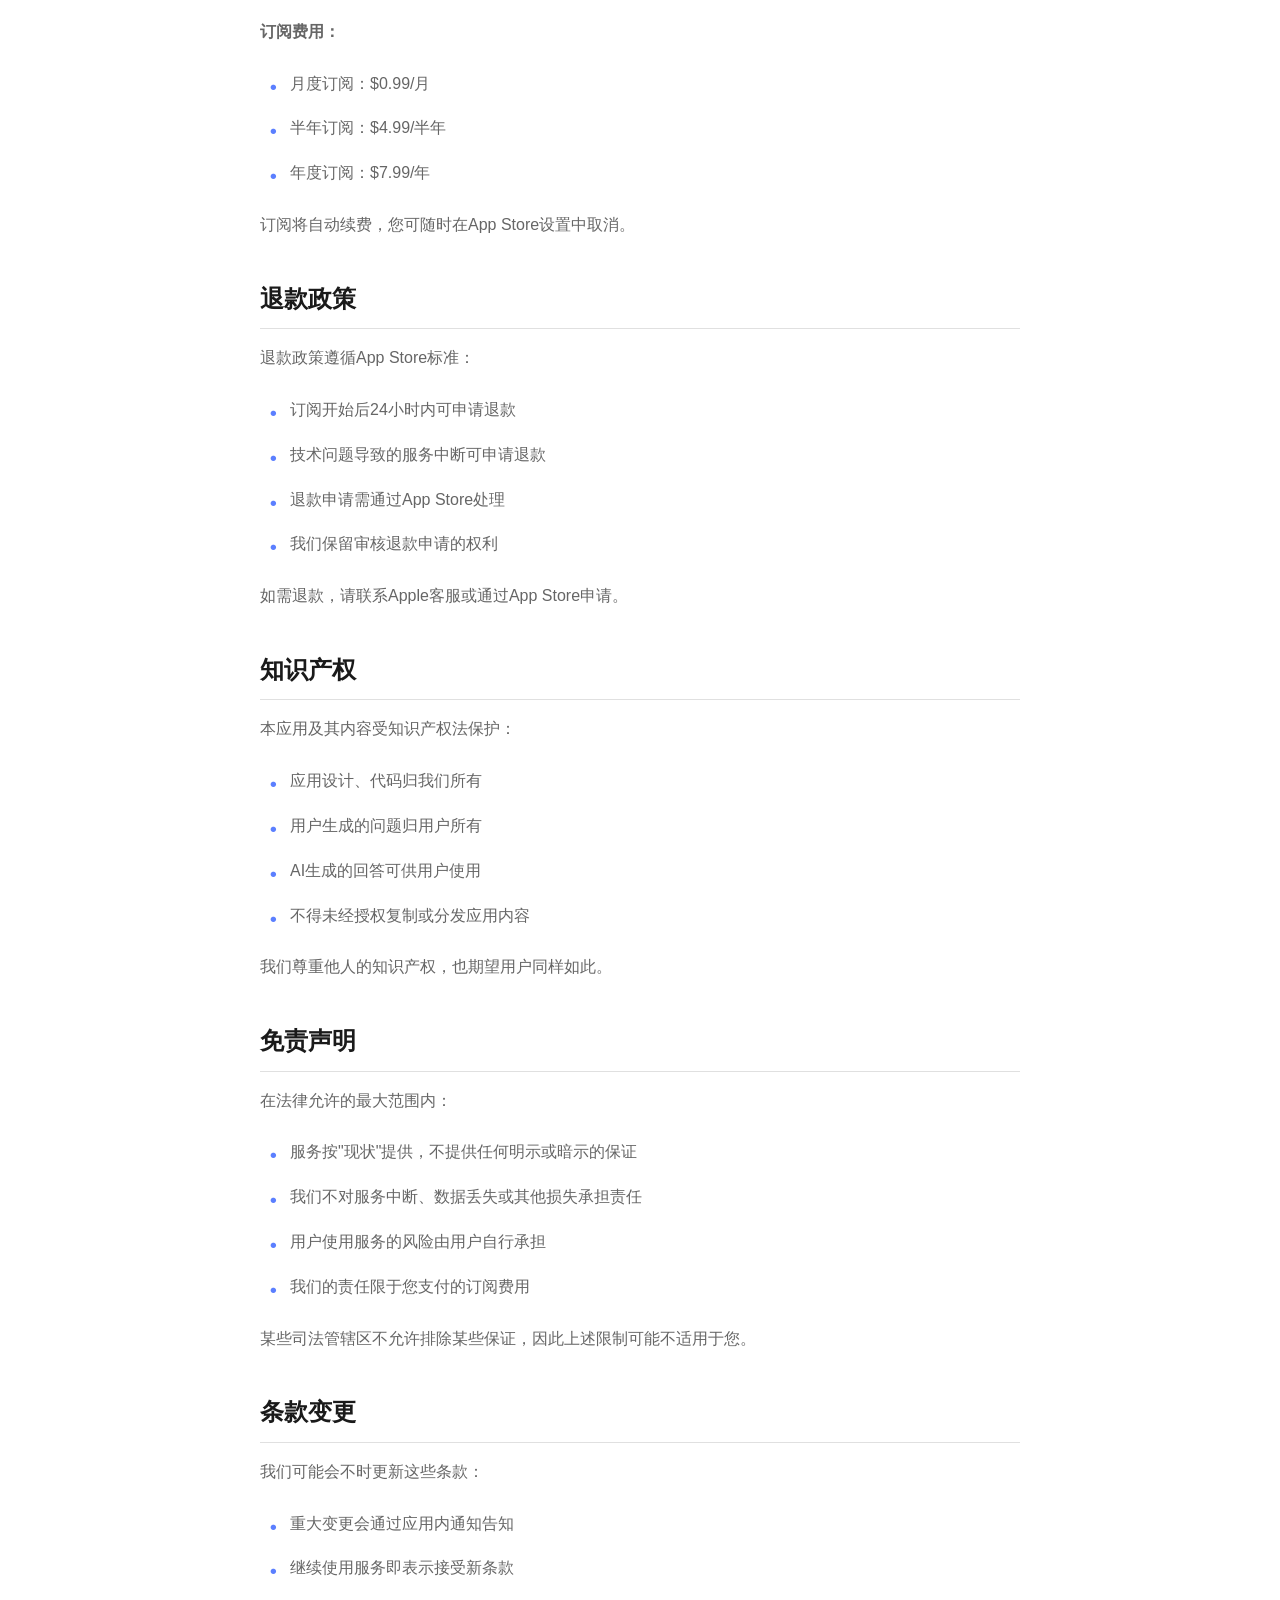
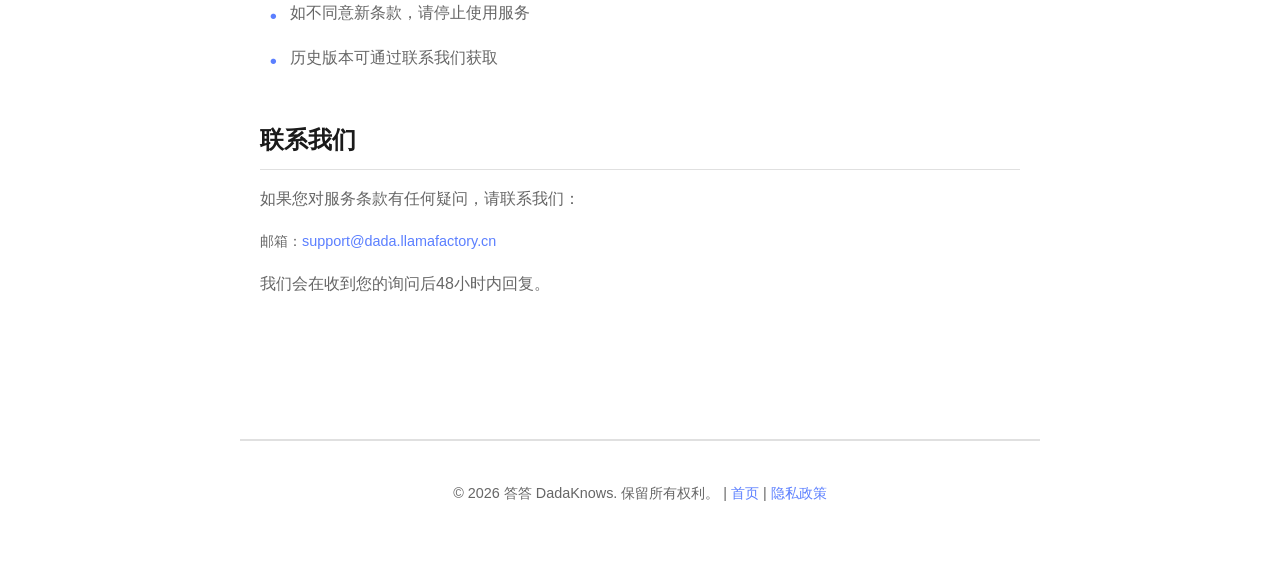
<file: legal-docs/terms-zh.html>
<!DOCTYPE html>
<html lang="zh-CN">
<head>
    <meta charset="UTF-8">
    <meta name="viewport" content="width=device-width, initial-scale=1.0">
    <title>服务条款 - 答答 DadaKnows</title>
    <link rel="stylesheet" href="styles.css">
</head>
<body>
    <div class="container">
        <header>
            <h1>服务条款</h1>
            <p class="last-updated">最后更新：2026年1月</p>
        </header>

        <div class="language-switcher">
            <a href="terms-en.html">English</a>
            <a href="terms-zh.html" class="active">中文</a>
        </div>

        <div class="content">
            <section>
                <h2>服务说明</h2>
                <p>DadaKnows（"答答"）是一款专为儿童设计的AI教育应用，旨在为2-12岁的儿童提供安全、准确、年龄适宜的知识问答服务。</p>
                <p>通过使用本应用，您同意遵守本服务条款的所有规定。</p>
            </section>

            <section>
                <h2>使用规则</h2>
                <p>使用本应用时，您同意：</p>
                <ul>
                    <li>仅将应用用于教育目的</li>
                    <li>不提交不当、有害或违法内容</li>
                    <li>不尝试绕过安全措施或内容过滤</li>
                    <li>不滥用或过度使用服务</li>
                    <li>遵守当地法律法规</li>
                </ul>
                <p>我们保留在发现违规使用时暂停或终止服务的权利。</p>
            </section>

            <section>
                <h2>内容准确性</h2>
                <p>我们努力提供准确、有用的信息，但请注意：</p>
                <ul>
                    <li>AI生成的回答仅供参考</li>
                    <li>不应替代专业医疗、法律或其他专业建议</li>
                    <li>家长应监督和指导儿童使用</li>
                    <li>我们不对内容的完全准确性承担责任</li>
                </ul>
                <p>如发现不当内容，请及时通过反馈功能报告。</p>
            </section>

            <section>
                <h2>Pro订阅服务</h2>
                <p>Pro订阅包含以下特性：</p>
                <ul>
                    <li>无限制提问次数</li>
                    <li>优先客户支持</li>
                    <li>高级功能访问</li>
                    <li>无广告体验</li>
                </ul>
                <p><strong>订阅费用：</strong></p>
                <ul>
                    <li>月度订阅：$0.99/月</li>
                    <li>半年订阅：$4.99/半年</li>
                    <li>年度订阅：$7.99/年</li>
                </ul>
                <p>订阅将自动续费，您可随时在App Store设置中取消。</p>
            </section>

            <section>
                <h2>退款政策</h2>
                <p>退款政策遵循App Store标准：</p>
                <ul>
                    <li>订阅开始后24小时内可申请退款</li>
                    <li>技术问题导致的服务中断可申请退款</li>
                    <li>退款申请需通过App Store处理</li>
                    <li>我们保留审核退款申请的权利</li>
                </ul>
                <p>如需退款，请联系Apple客服或通过App Store申请。</p>
            </section>

            <section>
                <h2>知识产权</h2>
                <p>本应用及其内容受知识产权法保护：</p>
                <ul>
                    <li>应用设计、代码归我们所有</li>
                    <li>用户生成的问题归用户所有</li>
                    <li>AI生成的回答可供用户使用</li>
                    <li>不得未经授权复制或分发应用内容</li>
                </ul>
                <p>我们尊重他人的知识产权，也期望用户同样如此。</p>
            </section>

            <section>
                <h2>免责声明</h2>
                <p>在法律允许的最大范围内：</p>
                <ul>
                    <li>服务按"现状"提供，不提供任何明示或暗示的保证</li>
                    <li>我们不对服务中断、数据丢失或其他损失承担责任</li>
                    <li>用户使用服务的风险由用户自行承担</li>
                    <li>我们的责任限于您支付的订阅费用</li>
                </ul>
                <p>某些司法管辖区不允许排除某些保证，因此上述限制可能不适用于您。</p>
            </section>

            <section>
                <h2>条款变更</h2>
                <p>我们可能会不时更新这些条款：</p>
                <ul>
                    <li>重大变更会通过应用内通知告知</li>
                    <li>继续使用服务即表示接受新条款</li>
                    <li>如不同意新条款，请停止使用服务</li>
                    <li>历史版本可通过联系我们获取</li>
                </ul>
            </section>

            <section>
                <h2>联系我们</h2>
                <p>如果您对服务条款有任何疑问，请联系我们：</p>
                <p class="contact-info">
                    邮箱：<a href="mailto:support@dada.llamafactory.cn">support@dada.llamafactory.cn</a>
                </p>
                <p>我们会在收到您的询问后48小时内回复。</p>
            </section>
        </div>

        <footer>
            <p class="contact-info">
                © 2026 答答 DadaKnows. 保留所有权利。 |
                <a href="index.html">首页</a> |
                <a href="privacy-zh.html">隐私政策</a>
            </p>
        </footer>
    </div>
</body>
</html>
</file>
<file: legal-docs/styles.css>
/* 共享样式表 - DadaKnows 法律文档 */

:root {
    --primary-color: #5B7FFF;
    --text-primary: #1a1a1a;
    --text-secondary: #666;
    --background: #ffffff;
    --background-secondary: #f8f9fa;
    --border-color: #e0e0e0;
    --shadow: 0 2px 8px rgba(0, 0, 0, 0.1);
}

* {
    margin: 0;
    padding: 0;
    box-sizing: border-box;
}

body {
    font-family: -apple-system, BlinkMacSystemFont, "SF Pro Display", "SF Pro Text", "Helvetica Neue", Arial, "PingFang SC", "Hiragino Sans GB", "Microsoft YaHei", sans-serif;
    line-height: 1.6;
    color: var(--text-primary);
    background: var(--background);
    padding: 20px;
}

.container {
    max-width: 800px;
    margin: 0 auto;
    background: var(--background);
}

header {
    text-align: center;
    padding: 40px 20px;
    border-bottom: 2px solid var(--border-color);
    margin-bottom: 40px;
}

h1 {
    font-size: 2.5rem;
    font-weight: 700;
    color: var(--text-primary);
    margin-bottom: 10px;
}

.last-updated {
    font-size: 0.9rem;
    color: var(--text-secondary);
    margin-top: 10px;
}

.content {
    padding: 0 20px 40px;
}

section {
    margin-bottom: 40px;
}

h2 {
    font-size: 1.5rem;
    font-weight: 600;
    color: var(--text-primary);
    margin-bottom: 15px;
    padding-bottom: 10px;
    border-bottom: 1px solid var(--border-color);
}

p {
    margin-bottom: 15px;
    color: var(--text-secondary);
    line-height: 1.8;
}

ul {
    list-style: none;
    margin: 15px 0;
}

ul li {
    padding: 8px 0 8px 30px;
    position: relative;
    color: var(--text-secondary);
    line-height: 1.8;
}

ul li:before {
    content: "•";
    position: absolute;
    left: 10px;
    color: var(--primary-color);
    font-weight: bold;
    font-size: 1.2rem;
}

.language-switcher {
    text-align: center;
    margin: 20px 0;
}

.language-switcher a {
    display: inline-block;
    padding: 10px 20px;
    margin: 0 10px;
    background: var(--background-secondary);
    color: var(--primary-color);
    text-decoration: none;
    border-radius: 8px;
    font-weight: 500;
    transition: all 0.3s ease;
}

.language-switcher a:hover {
    background: var(--primary-color);
    color: white;
    transform: translateY(-2px);
    box-shadow: var(--shadow);
}

.language-switcher a.active {
    background: var(--primary-color);
    color: white;
}

footer {
    text-align: center;
    padding: 40px 20px;
    border-top: 2px solid var(--border-color);
    margin-top: 60px;
}

.contact-info {
    color: var(--text-secondary);
    font-size: 0.9rem;
}

.contact-info a {
    color: var(--primary-color);
    text-decoration: none;
}

.contact-info a:hover {
    text-decoration: underline;
}

/* 首页特定样式 */
.home-hero {
    text-align: center;
    padding: 60px 20px 40px;
}

.home-hero h1 {
    font-size: 3rem;
    margin-bottom: 20px;
}

.home-hero p {
    font-size: 1.2rem;
    color: var(--text-secondary);
    max-width: 600px;
    margin: 0 auto 40px;
}

.links-container {
    display: grid;
    grid-template-columns: repeat(auto-fit, minmax(300px, 1fr));
    gap: 20px;
    padding: 40px 20px;
}

.link-card {
    background: var(--background-secondary);
    padding: 30px;
    border-radius: 12px;
    text-decoration: none;
    color: inherit;
    transition: all 0.3s ease;
    border: 2px solid transparent;
}

.link-card:hover {
    transform: translateY(-5px);
    box-shadow: var(--shadow);
    border-color: var(--primary-color);
}

.link-card h2 {
    color: var(--primary-color);
    margin-bottom: 15px;
    border: none;
    padding: 0;
}

.link-card p {
    margin: 0;
    font-size: 0.95rem;
}

/* 响应式设计 */
@media (max-width: 768px) {
    body {
        padding: 10px;
    }

    h1 {
        font-size: 2rem;
    }

    .home-hero h1 {
        font-size: 2.2rem;
    }

    .content {
        padding: 0 15px 30px;
    }

    .links-container {
        grid-template-columns: 1fr;
        padding: 20px 10px;
    }
}
</file>
